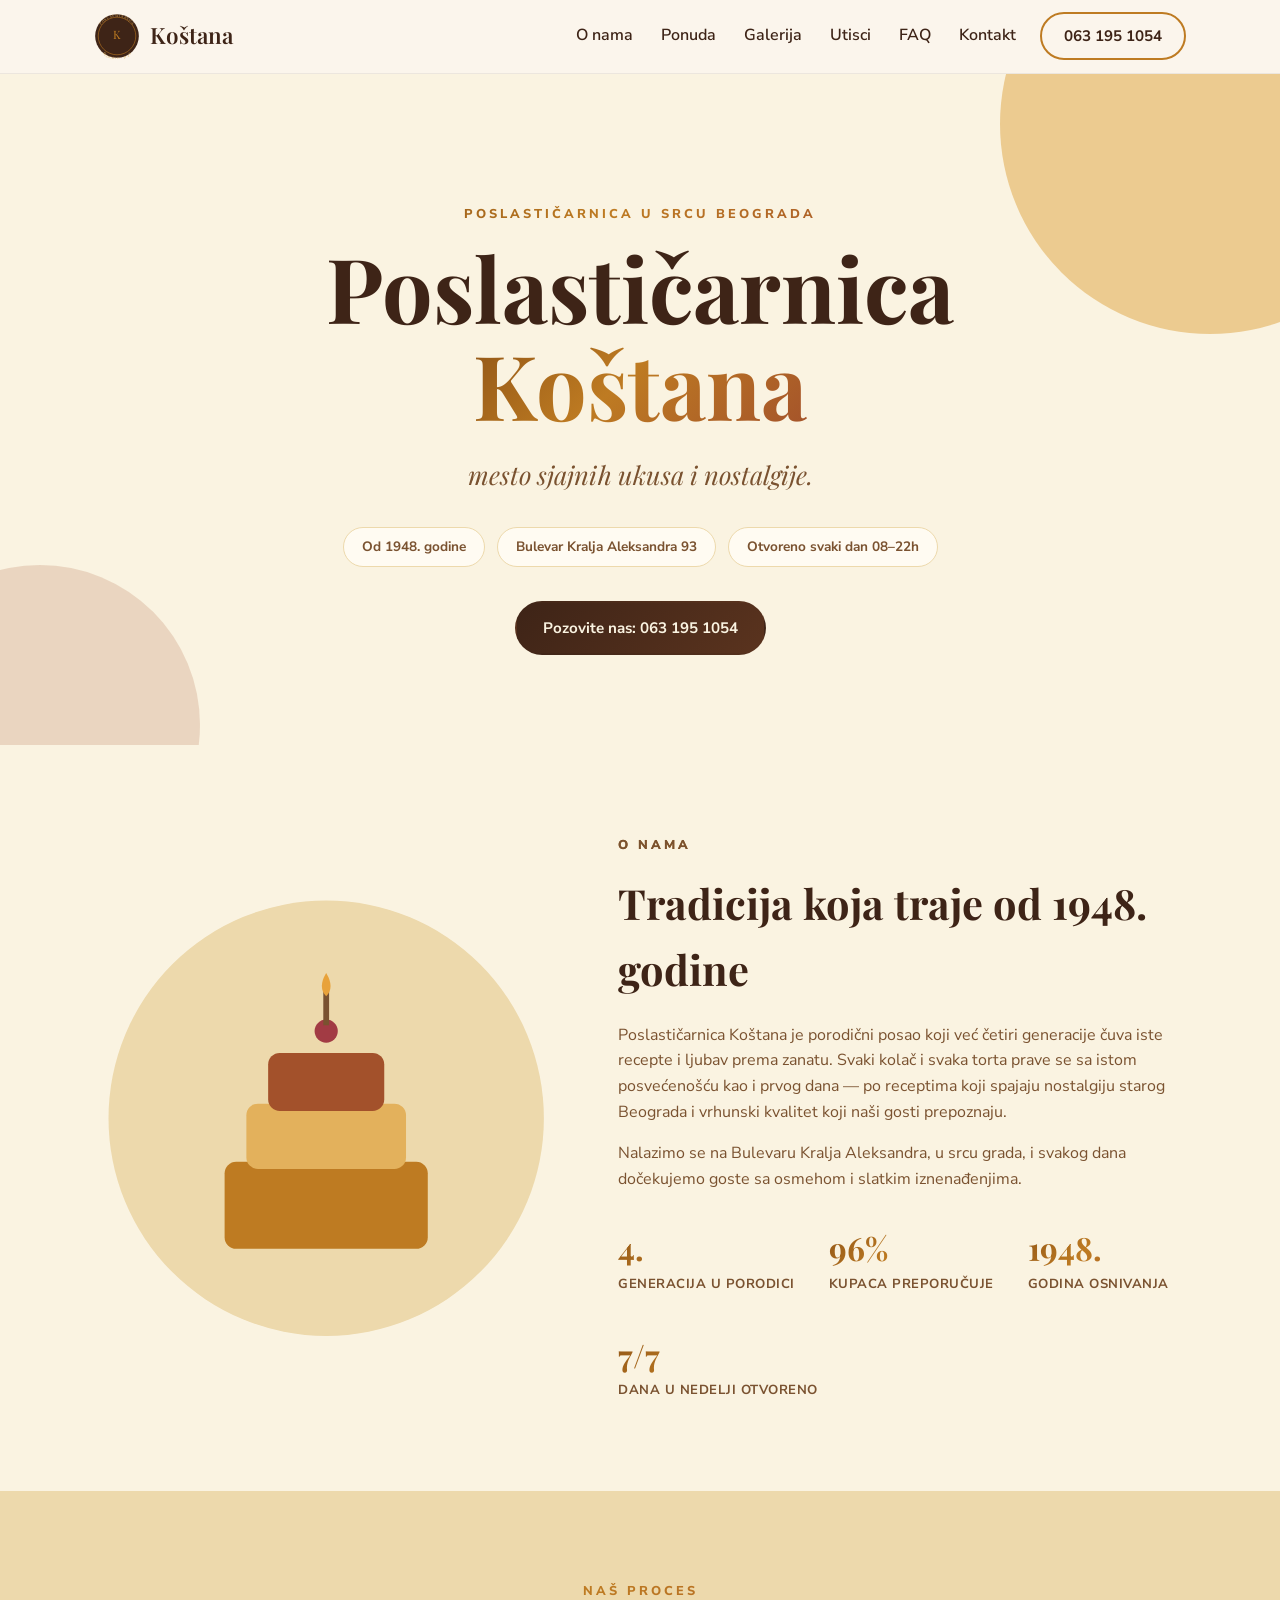
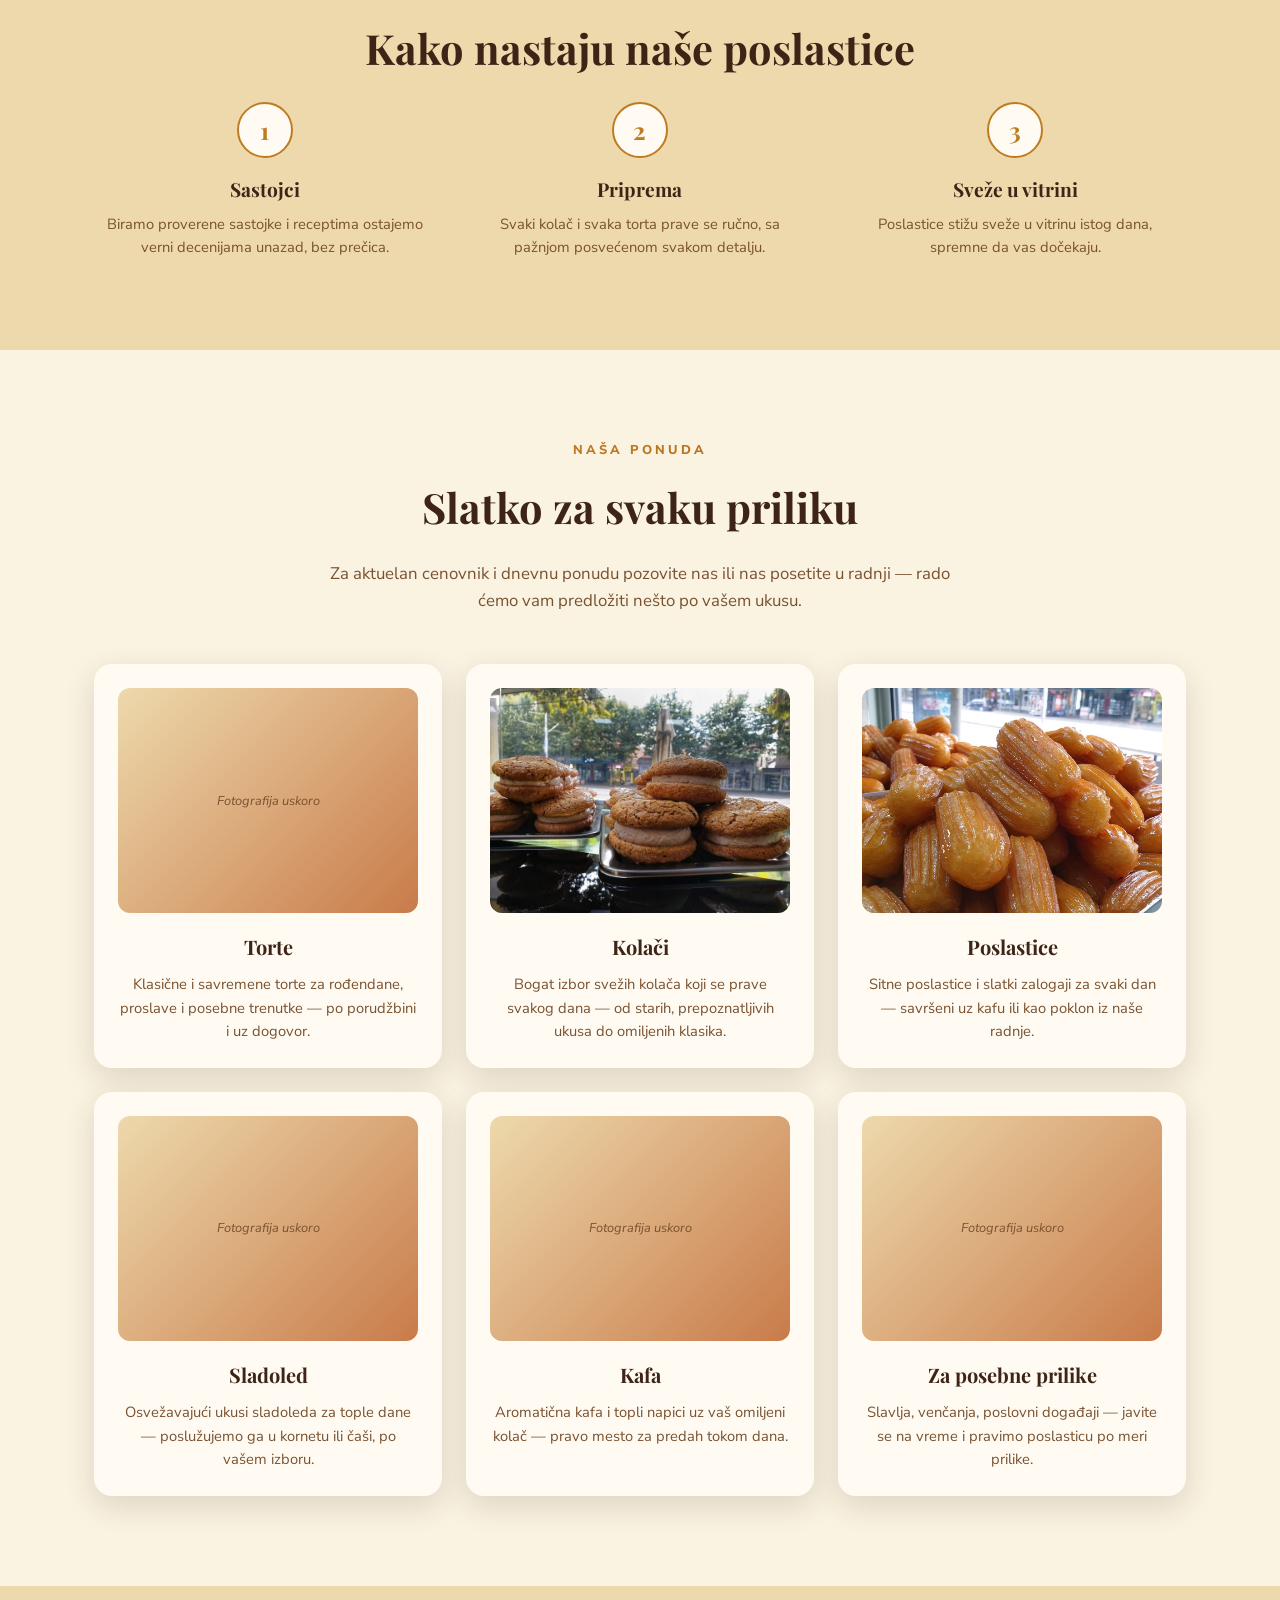
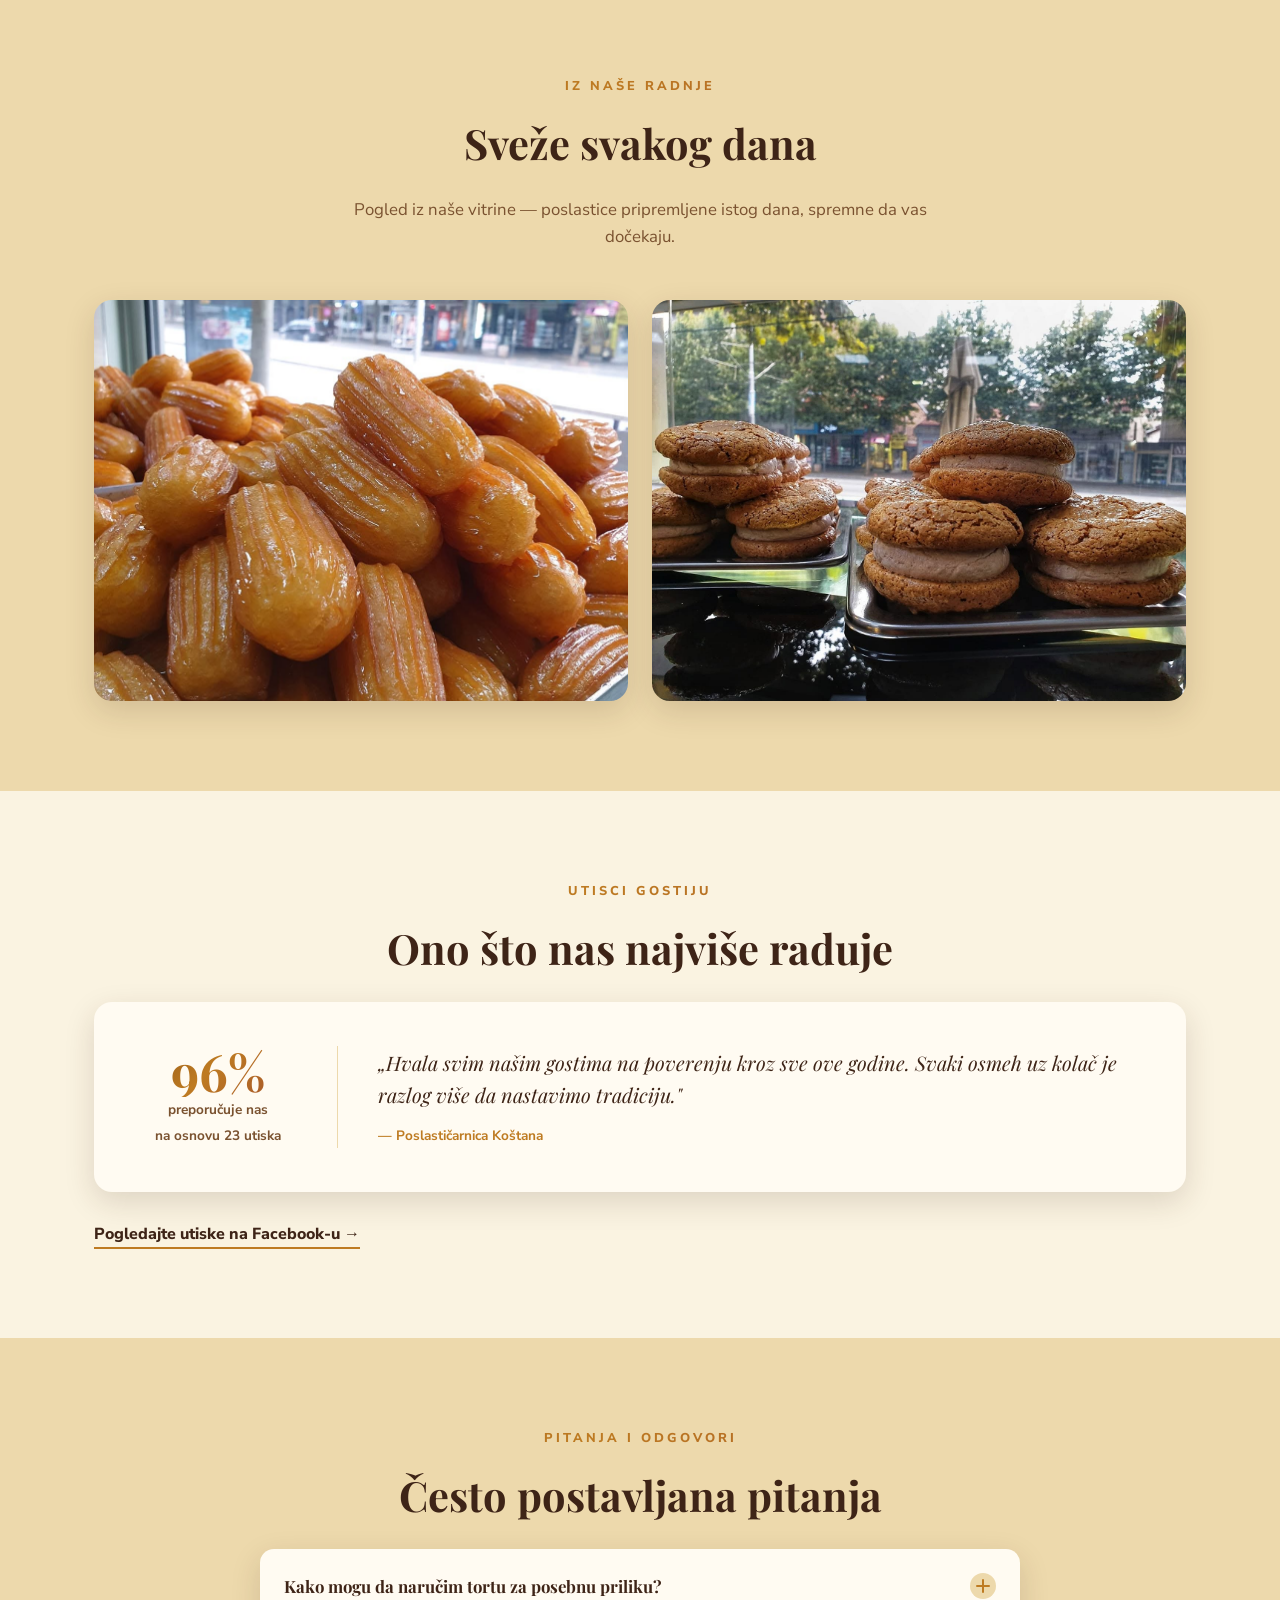
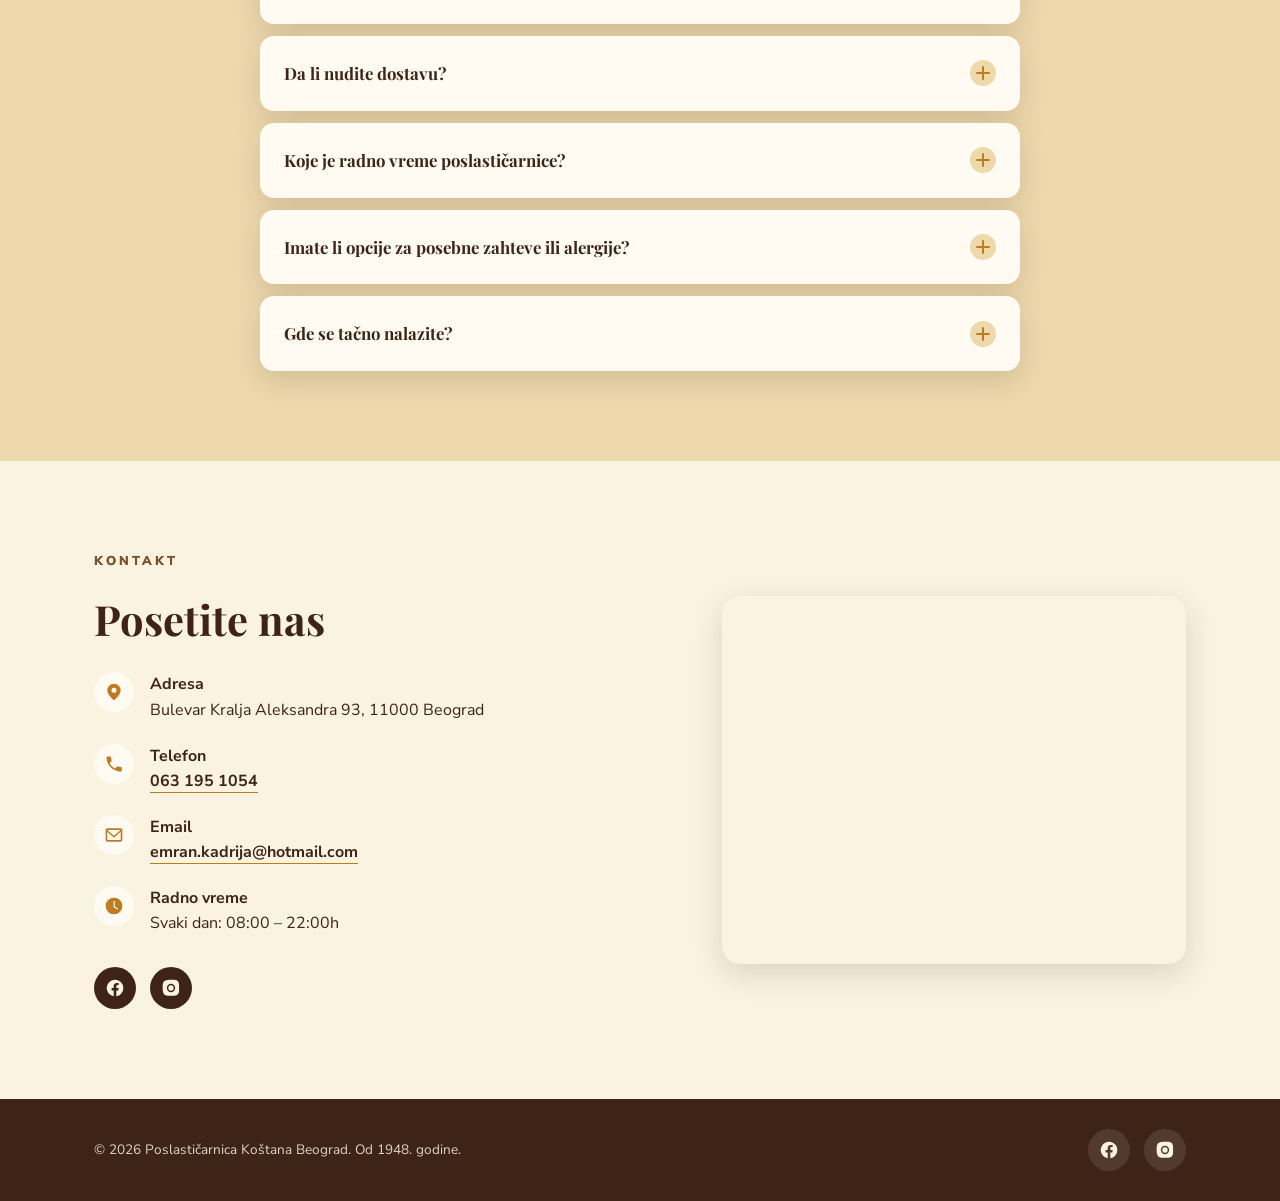
<file: oker-braon/index.html>
<!DOCTYPE html>
<html lang="sr">
<head>
<meta charset="UTF-8">
<meta name="viewport" content="width=device-width, initial-scale=1.0">
<title>Poslastičarnica Koštana Beograd | Od 1948. godine</title>
<meta name="description" content="Poslastičarnica Koštana Beograd — mesto sjajnih ukusa i nostalgije. Torte, kolači i poslastice od 1948. godine. Bulevar Kralja Aleksandra 93, Beograd.">
<link rel="icon" href="data:image/svg+xml,%3Csvg xmlns='http://www.w3.org/2000/svg' viewBox='0 0 100 100'%3E%3Ccircle cx='50' cy='50' r='48' fill='%233B2417'/%3E%3Ctext x='50' y='62' font-size='50' text-anchor='middle' fill='%23C6963E'%3E%F0%9F%8E%82%3C/text%3E%3C/svg%3E">
<link rel="preconnect" href="https://fonts.googleapis.com">
<link rel="preconnect" href="https://fonts.gstatic.com" crossorigin>
<link href="https://fonts.googleapis.com/css2?family=Playfair+Display:wght@500;600;700&family=Nunito+Sans:wght@400;600;700;800&display=swap" rel="stylesheet">
<link rel="stylesheet" href="css/style.css?v=2">
</head>
<body>

<a class="skip-link" href="#glavni-sadrzaj">Preskoči na sadržaj</a>

<header class="site-header" id="header">
  <div class="container header-inner">
    <a href="#pocetna" class="brand">
      <span class="brand-badge" aria-hidden="true">
        <svg viewBox="0 0 120 120" class="badge-svg">
          <defs>
            <path id="circleTop" d="M 10,60 A 50,50 0 0 1 110,60" />
            <path id="circleBottom" d="M 15,78 A 45,45 0 0 0 105,78" />
          </defs>
          <circle cx="60" cy="60" r="57" class="badge-ring-outer"/>
          <circle cx="60" cy="60" r="49" class="badge-ring-inner"/>
          <text class="badge-text">
            <textPath href="#circleTop" startOffset="50%" text-anchor="middle">POSLASTIČARNICA</textPath>
          </text>
          <text class="badge-text">
            <textPath href="#circleBottom" startOffset="50%" text-anchor="middle">BEOGRAD · 1948</textPath>
          </text>
          <text x="60" y="68" text-anchor="middle" class="badge-center">K</text>
        </svg>
      </span>
      <span class="brand-name">Koštana</span>
    </a>

    <nav class="main-nav" id="main-nav" aria-label="Glavna navigacija">
      <a href="#o-nama">O nama</a>
      <a href="#ponuda">Ponuda</a>
      <a href="#galerija">Galerija</a>
      <a href="#utisci">Utisci</a>
      <a href="#faq">FAQ</a>
      <a href="#kontakt">Kontakt</a>
    </nav>

    <a href="tel:+381631951054" class="btn btn-ghost header-cta">063 195 1054</a>

    <button class="nav-toggle" id="nav-toggle" aria-expanded="false" aria-controls="mobile-nav" aria-label="Otvori meni">
      <span></span><span></span><span></span>
    </button>
  </div>

  <div class="mobile-nav" id="mobile-nav">
    <a href="#o-nama">O nama</a>
    <a href="#ponuda">Ponuda</a>
    <a href="#galerija">Galerija</a>
    <a href="#utisci">Utisci</a>
    <a href="#faq">FAQ</a>
    <a href="#kontakt">Kontakt</a>
    <a href="tel:+381631951054" class="btn btn-primary">063 195 1054</a>
  </div>
</header>

<main id="glavni-sadrzaj">

  <!-- HERO -->
  <section class="hero" id="pocetna">
    <div class="hero-decor" aria-hidden="true">
      <svg viewBox="0 0 200 200" class="decor decor-1"><circle cx="100" cy="100" r="100"/></svg>
      <svg viewBox="0 0 200 200" class="decor decor-2"><circle cx="100" cy="100" r="100"/></svg>
    </div>
    <div class="container hero-inner">
      <p class="eyebrow reveal">Poslastičarnica u srcu Beograda</p>
      <h1 class="reveal">Poslastičarnica<br><span class="accent">Koštana</span></h1>
      <p class="hero-tagline reveal">mesto sjajnih ukusa i nostalgije.</p>
      <div class="hero-meta reveal">
        <a href="#o-nama" class="pill pill-link">Od 1948. godine</a>
        <a href="https://www.google.com/maps/search/?api=1&query=Bulevar+Kralja+Aleksandra+93%2C+Beograd" target="_blank" rel="noopener" class="pill pill-link">Bulevar Kralja Aleksandra 93</a>
        <a href="#kontakt" class="pill pill-link">Otvoreno svaki dan 08–22h</a>
      </div>
      <div class="hero-actions reveal">
        <a href="tel:+381631951054" class="btn btn-primary">Pozovite nas: 063 195 1054</a>
      </div>
    </div>
  </section>

  <!-- O NAMA -->
  <section class="section" id="o-nama">
    <div class="container split">
      <div class="split-visual reveal" aria-hidden="true">
        <svg viewBox="0 0 320 320" class="illustration">
          <circle cx="160" cy="160" r="150" class="ill-bg"/>
          <g class="ill-cake">
            <rect x="90" y="190" width="140" height="60" rx="8" class="ill-base"/>
            <rect x="105" y="150" width="110" height="45" rx="8" class="ill-mid"/>
            <rect x="120" y="115" width="80" height="40" rx="8" class="ill-top"/>
            <circle cx="160" cy="100" r="8" class="ill-cherry"/>
            <rect x="158" y="70" width="4" height="26" class="ill-candle"/>
            <path d="M160 60 q6 10 0 16 q-6 -6 0 -16 z" class="ill-flame"/>
          </g>
        </svg>
      </div>
      <div class="split-content">
        <p class="eyebrow reveal">O nama</p>
        <h2 class="reveal">Tradicija koja traje od 1948. godine</h2>
        <p class="reveal">Poslastičarnica Koštana je porodični posao koji već četiri generacije čuva iste recepte i ljubav prema zanatu. Svaki kolač i svaka torta prave se sa istom posvećenošću kao i prvog dana — po receptima koji spajaju nostalgiju starog Beograda i vrhunski kvalitet koji naši gosti prepoznaju.</p>
        <p class="reveal">Nalazimo se na Bulevaru Kralja Aleksandra, u srcu grada, i svakog dana dočekujemo goste sa osmehom i slatkim iznenađenjima.</p>
        <div class="stats reveal">
          <div class="stat">
            <span class="stat-num">4.</span>
            <span class="stat-label">generacija u porodici</span>
          </div>
          <div class="stat">
            <span class="stat-num">96%</span>
            <span class="stat-label">kupaca preporučuje</span>
          </div>
          <div class="stat">
            <span class="stat-num">1948.</span>
            <span class="stat-label">godina osnivanja</span>
          </div>
          <div class="stat">
            <span class="stat-num">7/7</span>
            <span class="stat-label">dana u nedelji otvoreno</span>
          </div>
        </div>
      </div>
    </div>
  </section>

  <!-- KAKO PRAVIMO -->
  <section class="section section-alt" id="proces">
    <div class="container">
      <p class="eyebrow reveal center">Naš proces</p>
      <h2 class="reveal center">Kako nastaju naše poslastice</h2>
      <div class="steps">
        <div class="step reveal">
          <span class="step-num">1</span>
          <h3>Sastojci</h3>
          <p>Biramo proverene sastojke i receptima ostajemo verni decenijama unazad, bez prečica.</p>
        </div>
        <div class="step reveal">
          <span class="step-num">2</span>
          <h3>Priprema</h3>
          <p>Svaki kolač i svaka torta prave se ručno, sa pažnjom posvećenom svakom detalju.</p>
        </div>
        <div class="step reveal">
          <span class="step-num">3</span>
          <h3>Sveže u vitrini</h3>
          <p>Poslastice stižu sveže u vitrinu istog dana, spremne da vas dočekaju.</p>
        </div>
      </div>
    </div>
  </section>

  <!-- PONUDA -->
  <section class="section" id="ponuda">
    <div class="container">
      <p class="eyebrow reveal center">Naša ponuda</p>
      <h2 class="reveal center">Slatko za svaku priliku</h2>
      <p class="section-lead reveal center">Za aktuelan cenovnik i dnevnu ponudu pozovite nas ili nas posetite u radnji — rado ćemo vam predložiti nešto po vašem ukusu.</p>

      <div class="cards">
        <article class="card reveal">
          <div class="card-photo placeholder" aria-hidden="true">Fotografija uskoro</div>
          <h3>Torte</h3>
          <p>Klasične i savremene torte za rođendane, proslave i posebne trenutke — po porudžbini i uz dogovor.</p>
        </article>
        <article class="card reveal">
          <div class="card-photo">
            <img src="assets/img/kolacici-01.jpg" alt="Kolačići sa kremom u Poslastičarnici Koštana" loading="lazy">
          </div>
          <h3>Kolači</h3>
          <p>Bogat izbor svežih kolača koji se prave svakog dana — od starih, prepoznatljivih ukusa do omiljenih klasika.</p>
        </article>
        <article class="card reveal">
          <div class="card-photo">
            <img src="assets/img/tulumbe-01.jpg" alt="Sveže tulumbe u vitrini Poslastičarnice Koštana" loading="lazy">
          </div>
          <h3>Poslastice</h3>
          <p>Sitne poslastice i slatki zalogaji za svaki dan — savršeni uz kafu ili kao poklon iz naše radnje.</p>
        </article>
        <article class="card reveal">
          <div class="card-photo placeholder" aria-hidden="true">Fotografija uskoro</div>
          <h3>Sladoled</h3>
          <p>Osvežavajući ukusi sladoleda za tople dane — poslužujemo ga u kornetu ili čaši, po vašem izboru.</p>
        </article>
        <article class="card reveal">
          <div class="card-photo placeholder" aria-hidden="true">Fotografija uskoro</div>
          <h3>Kafa</h3>
          <p>Aromatična kafa i topli napici uz vaš omiljeni kolač — pravo mesto za predah tokom dana.</p>
        </article>
        <article class="card reveal">
          <div class="card-photo placeholder" aria-hidden="true">Fotografija uskoro</div>
          <h3>Za posebne prilike</h3>
          <p>Slavlja, venčanja, poslovni događaji — javite se na vreme i pravimo poslasticu po meri prilike.</p>
        </article>
      </div>
    </div>
  </section>

  <!-- GALERIJA -->
  <section class="section section-alt" id="galerija">
    <div class="container">
      <p class="eyebrow reveal center">Iz naše radnje</p>
      <h2 class="reveal center">Sveže svakog dana</h2>
      <p class="section-lead reveal center">Pogled iz naše vitrine — poslastice pripremljene istog dana, spremne da vas dočekaju.</p>

      <div class="gallery-grid">
        <figure class="gallery-item reveal">
          <img src="assets/img/tulumbe-01.jpg" alt="Sveže tulumbe u vitrini Poslastičarnice Koštana" loading="lazy" width="1072" height="1440">
        </figure>
        <figure class="gallery-item reveal">
          <img src="assets/img/kolacici-01.jpg" alt="Kolačići sa kremom u Poslastičarnici Koštana" loading="lazy" width="1440" height="1080">
        </figure>
      </div>
    </div>
  </section>

  <!-- UTISCI -->
  <section class="section" id="utisci">
    <div class="container">
      <p class="eyebrow reveal center">Utisci gostiju</p>
      <h2 class="reveal center">Ono što nas najviše raduje</h2>
      <div class="review-highlight reveal">
        <div class="review-score">
          <span class="score-num">96%</span>
          <span class="score-label">preporučuje nas<br>na osnovu 23 utiska</span>
        </div>
        <blockquote>
          „Hvala svim našim gostima na poverenju kroz sve ove godine. Svaki osmeh uz kolač je razlog više da nastavimo tradiciju."
          <cite>— Poslastičarnica Koštana</cite>
        </blockquote>
      </div>
      <div class="socials-cta reveal center">
        <a href="https://www.facebook.com/kostanavrlux" target="_blank" rel="noopener">Pogledajte utiske na Facebook-u →</a>
      </div>
    </div>
  </section>

  <!-- FAQ -->
  <section class="section section-alt" id="faq">
    <div class="container">
      <p class="eyebrow reveal center">Pitanja i odgovori</p>
      <h2 class="reveal center">Često postavljana pitanja</h2>

      <div class="faq-list reveal">
        <details class="faq-item">
          <summary>Kako mogu da naručim tortu za posebnu priliku?<span class="faq-icon" aria-hidden="true"></span></summary>
          <p>Pozovite nas na 063 195 1054 ili nas posetite u radnji na Bulevaru Kralja Aleksandra 93 — rado ćemo dogovoriti ukus, veličinu i rok izrade.</p>
        </details>
        <details class="faq-item">
          <summary>Da li nudite dostavu?<span class="faq-icon" aria-hidden="true"></span></summary>
          <p>Trenutno radimo preuzimanje u radnji. Za veće porudžbine i posebne prilike, javite nam se unapred telefonom kako bismo sve dogovorili.</p>
        </details>
        <details class="faq-item">
          <summary>Koje je radno vreme poslastičarnice?<span class="faq-icon" aria-hidden="true"></span></summary>
          <p>Otvoreni smo svaki dan od 08:00 do 22:00h.</p>
        </details>
        <details class="faq-item">
          <summary>Imate li opcije za posebne zahteve ili alergije?<span class="faq-icon" aria-hidden="true"></span></summary>
          <p>Javite nam se telefonom ili mejlom pre porudžbine kako bismo zajedno pronašli najbolje rešenje za vaše potrebe.</p>
        </details>
        <details class="faq-item">
          <summary>Gde se tačno nalazite?<span class="faq-icon" aria-hidden="true"></span></summary>
          <p>Nalazimo se na Bulevaru Kralja Aleksandra 93, u srcu Beograda — tačna lokacija i mapa dostupni su u sekciji Kontakt.</p>
        </details>
      </div>
    </div>
  </section>

  <!-- KONTAKT -->
  <section class="section" id="kontakt">
    <div class="container split split-reverse">
      <div class="split-content">
        <p class="eyebrow reveal">Kontakt</p>
        <h2 class="reveal">Posetite nas</h2>
        <ul class="contact-list reveal">
          <li>
            <span class="ci" aria-hidden="true"><svg viewBox="0 0 24 24"><path d="M12 2C7.6 2 4 5.6 4 10c0 6 8 12 8 12s8-6 8-12c0-4.4-3.6-8-8-8zm0 11a3 3 0 1 1 0-6 3 3 0 0 1 0 6z"/></svg></span>
            <div><strong>Adresa</strong><br>Bulevar Kralja Aleksandra 93, 11000 Beograd</div>
          </li>
          <li>
            <span class="ci" aria-hidden="true"><svg viewBox="0 0 24 24"><path d="M6.6 10.8c1.4 2.8 3.8 5.2 6.6 6.6l2.2-2.2c.3-.3.7-.4 1.1-.2 1.2.4 2.5.6 3.8.6.6 0 1 .4 1 1V20c0 .6-.4 1-1 1C10.6 21 3 13.4 3 4c0-.6.4-1 1-1h3.5c.6 0 1 .4 1 1 0 1.3.2 2.6.6 3.8.1.4 0 .8-.2 1.1L6.6 10.8z"/></svg></span>
            <div><strong>Telefon</strong><br><a href="tel:+381631951054">063 195 1054</a></div>
          </li>
          <li>
            <span class="ci" aria-hidden="true"><svg viewBox="0 0 24 24"><path d="M4 4h16a2 2 0 0 1 2 2v12a2 2 0 0 1-2 2H4a2 2 0 0 1-2-2V6a2 2 0 0 1 2-2zm0 2v.01L12 13l8-6.99V6H4zm0 2.24V18h16V8.24l-8 6.99-8-6.99z"/></svg></span>
            <div><strong>Email</strong><br><a href="mailto:emran.kadrija@hotmail.com">emran.kadrija@hotmail.com</a></div>
          </li>
          <li>
            <span class="ci" aria-hidden="true"><svg viewBox="0 0 24 24"><path d="M12 2a10 10 0 1 0 0 20 10 10 0 0 0 0-20zm1 10.6 4 2.3-.8 1.4-4.7-2.7V6h1.5v6.6z"/></svg></span>
            <div><strong>Radno vreme</strong><br>Svaki dan: 08:00 – 22:00h</div>
          </li>
        </ul>
        <div class="social-links reveal">
          <a href="https://www.facebook.com/kostanavrlux" target="_blank" rel="noopener" aria-label="Facebook">
            <svg viewBox="0 0 24 24"><path d="M22 12a10 10 0 1 0-11.6 9.9v-7H7.9V12h2.5V9.8c0-2.5 1.5-3.9 3.8-3.9 1.1 0 2.2.2 2.2.2v2.4h-1.2c-1.2 0-1.6.8-1.6 1.6V12h2.8l-.4 2.9h-2.4v7A10 10 0 0 0 22 12z"/></svg>
          </a>
          <a href="https://www.instagram.com/poslasticarnicakostana/" target="_blank" rel="noopener" aria-label="Instagram">
            <svg viewBox="0 0 24 24"><path d="M12 2c2.7 0 3.1 0 4.1.1 1 .1 1.7.2 2.3.5.6.2 1.1.6 1.6 1.1.5.5.8.9 1.1 1.6.2.6.4 1.3.5 2.3.1 1 .1 1.4.1 4.1s0 3.1-.1 4.1c-.1 1-.2 1.7-.5 2.3-.2.6-.6 1.1-1.1 1.6-.5.5-.9.8-1.6 1.1-.6.2-1.3.4-2.3.5-1 .1-1.4.1-4.1.1s-3.1 0-4.1-.1c-1-.1-1.7-.2-2.3-.5-.6-.2-1.1-.6-1.6-1.1-.5-.5-.8-.9-1.1-1.6-.2-.6-.4-1.3-.5-2.3C2 15.1 2 14.7 2 12s0-3.1.1-4.1c.1-1 .2-1.7.5-2.3.2-.6.6-1.1 1.1-1.6.5-.5.9-.8 1.6-1.1.6-.2 1.3-.4 2.3-.5C8.9 2 9.3 2 12 2zm0 5a5 5 0 1 0 0 10 5 5 0 0 0 0-10zm0 8.2a3.2 3.2 0 1 1 0-6.4 3.2 3.2 0 0 1 0 6.4zm5.2-8.4a1.2 1.2 0 1 1 0-2.4 1.2 1.2 0 0 1 0 2.4z"/></svg>
          </a>
        </div>
      </div>
      <div class="split-visual reveal map-wrap">
        <iframe
          title="Lokacija — Poslastičarnica Koštana"
          src="https://www.google.com/maps?q=Bulevar+Kralja+Aleksandra+93,+Beograd&output=embed"
          loading="lazy"
          referrerpolicy="no-referrer-when-downgrade">
        </iframe>
      </div>
    </div>
  </section>

</main>

<footer class="site-footer">
  <div class="container footer-inner">
    <p>&copy; <span id="godina"></span> Poslastičarnica Koštana Beograd. Od 1948. godine.</p>
    <div class="social-links">
      <a href="https://www.facebook.com/kostanavrlux" target="_blank" rel="noopener" aria-label="Facebook">
        <svg viewBox="0 0 24 24"><path d="M22 12a10 10 0 1 0-11.6 9.9v-7H7.9V12h2.5V9.8c0-2.5 1.5-3.9 3.8-3.9 1.1 0 2.2.2 2.2.2v2.4h-1.2c-1.2 0-1.6.8-1.6 1.6V12h2.8l-.4 2.9h-2.4v7A10 10 0 0 0 22 12z"/></svg>
      </a>
      <a href="https://www.instagram.com/poslasticarnicakostana/" target="_blank" rel="noopener" aria-label="Instagram">
        <svg viewBox="0 0 24 24"><path d="M12 2c2.7 0 3.1 0 4.1.1 1 .1 1.7.2 2.3.5.6.2 1.1.6 1.6 1.1.5.5.8.9 1.1 1.6.2.6.4 1.3.5 2.3.1 1 .1 1.4.1 4.1s0 3.1-.1 4.1c-.1 1-.2 1.7-.5 2.3-.2.6-.6 1.1-1.1 1.6-.5.5-.9.8-1.6 1.1-.6.2-1.3.4-2.3.5-1 .1-1.4.1-4.1.1s-3.1 0-4.1-.1c-1-.1-1.7-.2-2.3-.5-.6-.2-1.1-.6-1.6-1.1-.5-.5-.8-.9-1.1-1.6-.2-.6-.4-1.3-.5-2.3C2 15.1 2 14.7 2 12s0-3.1.1-4.1c.1-1 .2-1.7.5-2.3.2-.6.6-1.1 1.1-1.6.5-.5.9-.8 1.6-1.1.6-.2 1.3-.4 2.3-.5C8.9 2 9.3 2 12 2zm0 5a5 5 0 1 0 0 10 5 5 0 0 0 0-10zm0 8.2a3.2 3.2 0 1 1 0-6.4 3.2 3.2 0 0 1 0 6.4zm5.2-8.4a1.2 1.2 0 1 1 0-2.4 1.2 1.2 0 0 1 0 2.4z"/></svg>
      </a>
    </div>
  </div>
</footer>

<script src="js/main.js?v=2"></script>
</body>
</html>
</file>
<file: oker-braon/css/style.css>
:root {
  --cream: #FAF3E1;
  --cream-dark: #EDD9AC;
  --brown: #3E2417;
  --brown-light: #7A5230;
  --gold: #BE7B22;
  --gold-deep: #8F5416;
  --gold-light: #E3B15C;
  --pink: #A3512B;
  --pink-light: #C97B4A;
  --mint: #EDD9AC;
  --white: #FFFBF2;
  --gradient-accent: linear-gradient(135deg, var(--gold-deep) 0%, var(--gold) 45%, var(--pink) 100%);
  --shadow: 0 10px 30px rgba(62, 36, 23, 0.15);
  --radius: 18px;
  --font-head: 'Playfair Display', Georgia, serif;
  --font-body: 'Nunito Sans', -apple-system, BlinkMacSystemFont, sans-serif;
}

* { box-sizing: border-box; }

html { scroll-behavior: smooth; }

body {
  margin: 0;
  font-family: var(--font-body);
  color: var(--brown);
  background: var(--cream);
  line-height: 1.6;
  -webkit-font-smoothing: antialiased;
}

img, svg { max-width: 100%; display: block; }

a { color: inherit; text-decoration: none; }

.container {
  max-width: 1140px;
  margin: 0 auto;
  padding: 0 24px;
}

.skip-link {
  position: absolute;
  left: -999px;
  top: 0;
  background: var(--brown);
  color: var(--white);
  padding: 10px 18px;
  z-index: 200;
}
.skip-link:focus { left: 12px; top: 12px; }

/* ---------- Header ---------- */
.site-header {
  position: sticky;
  top: 0;
  z-index: 100;
  background: rgba(251, 246, 238, 0.9);
  backdrop-filter: blur(8px);
  border-bottom: 1px solid rgba(0, 0, 0, 0.06);
}

.header-inner {
  display: flex;
  align-items: center;
  gap: 24px;
  padding: 12px 24px;
}

.brand {
  display: flex;
  align-items: center;
  gap: 10px;
  margin-right: auto;
}

.brand-badge { width: 46px; height: 46px; }
.badge-svg { width: 100%; height: 100%; }
.badge-ring-outer { fill: var(--brown); }
.badge-ring-inner { fill: none; stroke: var(--gold); stroke-width: 1.5; }
.badge-text {
  font-family: var(--font-head);
  font-size: 9px;
  letter-spacing: 1.5px;
  fill: var(--gold-light);
}
.badge-center {
  font-family: var(--font-head);
  font-size: 30px;
  fill: var(--gold);
}

.brand-name {
  font-family: var(--font-head);
  font-size: 1.4rem;
  font-weight: 600;
  color: var(--brown);
}

.main-nav {
  display: flex;
  gap: 28px;
  font-weight: 600;
}

.main-nav a { position: relative; padding: 6px 0; }
.main-nav a::after {
  content: '';
  position: absolute;
  left: 0; bottom: 0;
  width: 0; height: 2px;
  background: var(--gold);
  transition: width .25s ease;
}
.main-nav a:hover::after { width: 100%; }

.header-cta { display: inline-flex; }

.nav-toggle {
  display: none;
  flex-direction: column;
  justify-content: center;
  gap: 5px;
  width: 40px;
  height: 40px;
  background: none;
  border: none;
  cursor: pointer;
}
.nav-toggle span {
  display: block;
  width: 100%;
  height: 2px;
  background: var(--brown);
  transition: transform .25s ease, opacity .25s ease;
}
.nav-toggle[aria-expanded="true"] span:nth-child(1) { transform: translateY(7px) rotate(45deg); }
.nav-toggle[aria-expanded="true"] span:nth-child(2) { opacity: 0; }
.nav-toggle[aria-expanded="true"] span:nth-child(3) { transform: translateY(-7px) rotate(-45deg); }

.mobile-nav {
  display: flex;
  flex-direction: column;
  gap: 4px;
  max-height: 0;
  overflow: hidden;
  padding: 0 24px;
  border-top: 1px solid transparent;
  box-shadow: none;
  transition: max-height .4s ease, box-shadow .4s ease, padding .4s ease, border-color .4s ease;
}
.mobile-nav.open {
  max-height: 420px;
  padding: 8px 24px 20px;
  border-top-color: rgba(59, 36, 23, 0.08);
  box-shadow: 0 14px 28px rgba(59, 36, 23, 0.14);
}
.mobile-nav a {
  padding: 10px 0;
  font-weight: 600;
  opacity: 0;
  transform: translateY(-8px);
  transition: opacity .35s ease, transform .35s ease;
}
.mobile-nav.open a { opacity: 1; transform: translateY(0); }
.mobile-nav.open a:nth-child(1) { transition-delay: .05s; }
.mobile-nav.open a:nth-child(2) { transition-delay: .1s; }
.mobile-nav.open a:nth-child(3) { transition-delay: .15s; }
.mobile-nav.open a:nth-child(4) { transition-delay: .2s; }
.mobile-nav.open a:nth-child(5) { transition-delay: .25s; }
.mobile-nav.open a:nth-child(6) { transition-delay: .3s; }
.mobile-nav .btn { margin-top: 8px; align-self: flex-start; }

/* ---------- Buttons ---------- */
.btn {
  display: inline-block;
  padding: 13px 26px;
  border-radius: 999px;
  font-weight: 700;
  font-size: 0.95rem;
  transition: transform .2s ease, box-shadow .2s ease, background .2s ease;
  border: 2px solid transparent;
}
.btn-primary {
  background: linear-gradient(135deg, var(--brown) 0%, #5A331E 100%);
  color: var(--cream);
}
.btn-primary:hover { transform: translateY(-2px); box-shadow: var(--shadow); }
.btn-outline {
  border-color: var(--brown);
  color: var(--brown);
}
.btn-outline:hover { background: var(--brown); color: var(--cream); }
.btn-ghost {
  border-color: var(--gold);
  color: var(--brown);
  padding: 10px 22px;
}
.btn-ghost:hover { background: var(--gold); color: var(--white); }

/* ---------- Hero ---------- */
.hero {
  position: relative;
  overflow: hidden;
  min-height: 66.67vh;
  display: flex;
  align-items: center;
  padding: 130px 0 90px;
  text-align: center;
}

.hero-decor { position: absolute; inset: 0; z-index: 0; }
.decor { position: absolute; opacity: .6; }
.decor path, .decor circle { fill: var(--gold-light); }
.decor-1 { width: 420px; top: -160px; right: -140px; }
.decor-2 { width: 320px; bottom: -140px; left: -120px; }
.decor-2 circle { fill: var(--pink); opacity: .3; }

.hero-inner { position: relative; z-index: 1; }

.eyebrow {
  text-transform: uppercase;
  letter-spacing: 3px;
  font-size: 0.8rem;
  font-weight: 800;
  background: var(--gradient-accent);
  -webkit-background-clip: text;
  background-clip: text;
  color: transparent;
  margin: 0 0 14px;
}
.eyebrow.center { text-align: center; }

.hero h1 {
  font-family: var(--font-head);
  font-size: clamp(3rem, 7.5vw, 5.6rem);
  line-height: 1.08;
  margin: 0 0 22px;
}
.hero h1 .accent {
  background: var(--gradient-accent);
  -webkit-background-clip: text;
  background-clip: text;
  color: transparent;
}

.hero-tagline {
  font-family: var(--font-head);
  font-style: italic;
  font-size: 1.6rem;
  color: var(--brown-light);
  margin: 0 auto 32px;
  max-width: 560px;
}

.hero-meta {
  display: flex;
  flex-wrap: wrap;
  gap: 12px;
  justify-content: center;
  margin-bottom: 34px;
}
.pill {
  background: var(--white);
  border: 1px solid var(--cream-dark);
  padding: 8px 18px;
  border-radius: 999px;
  font-size: 0.85rem;
  font-weight: 700;
  color: var(--brown-light);
}
.pill-link {
  cursor: pointer;
  transition: background .2s ease, border-color .2s ease, color .2s ease, transform .2s ease;
}
.pill-link:hover {
  background: var(--gold);
  border-color: var(--gold);
  color: var(--white);
  transform: translateY(-1px);
}

.hero-actions {
  display: flex;
  gap: 16px;
  justify-content: center;
  flex-wrap: wrap;
}

/* ---------- Sections ---------- */
.section { padding: 90px 0; }
.section-alt { background: var(--cream-dark); }

.section h2 {
  font-family: var(--font-head);
  font-size: clamp(1.9rem, 4vw, 2.6rem);
  margin: 0 0 20px;
}
.section h2.center, h2.center { text-align: center; }

.section-lead {
  max-width: 620px;
  margin: 0 auto 50px;
  text-align: center;
  color: var(--brown-light);
  font-size: 1.05rem;
}

.split {
  display: grid;
  grid-template-columns: 0.9fr 1.1fr;
  gap: 60px;
  align-items: center;
}
.split-reverse { grid-template-columns: 1.1fr 0.9fr; }
.split-reverse .split-visual { order: 2; }
.split-reverse .split-content { order: 1; }

.illustration { width: 100%; }
.ill-bg { fill: var(--cream-dark); }
.ill-base { fill: var(--gold); }
.ill-mid { fill: var(--gold-light); }
.ill-top { fill: var(--pink); }
.ill-cherry { fill: #A23B44; }
.ill-candle { fill: var(--brown-light); }
.ill-flame { fill: #E8A23A; }

.split-content p { color: var(--brown-light); }

.stats {
  display: flex;
  gap: 34px;
  margin-top: 30px;
  flex-wrap: wrap;
}
.stat { display: flex; flex-direction: column; }
.stat-num {
  font-family: var(--font-head);
  font-size: 2rem;
  font-weight: 700;
  background: var(--gradient-accent);
  -webkit-background-clip: text;
  background-clip: text;
  color: transparent;
}
.stat-label {
  font-size: 0.82rem;
  color: var(--brown-light);
  font-weight: 700;
  text-transform: uppercase;
  letter-spacing: .5px;
}

/* ---------- Cards ---------- */
.cards {
  display: grid;
  grid-template-columns: repeat(12, 1fr);
  gap: 24px;
}
.card {
  grid-column: span 4;
  background: var(--white);
  border-radius: var(--radius);
  padding: 24px;
  text-align: center;
  box-shadow: var(--shadow);
  transition: transform .3s ease, box-shadow .3s ease, background-color .3s ease;
}
.card:hover {
  transform: scale(1.03);
  box-shadow: 0 16px 34px rgba(0, 0, 0, 0.16);
  background-color: var(--cream-dark);
}
.card-photo {
  width: 100%;
  aspect-ratio: 4 / 3;
  border-radius: calc(var(--radius) - 6px);
  overflow: hidden;
  margin-bottom: 18px;
  background: linear-gradient(135deg, var(--cream-dark), var(--pink-light));
}
.card-photo img {
  width: 100%;
  height: 100%;
  object-fit: cover;
  transition: transform .3s ease;
}
.card:hover .card-photo img { transform: scale(1.05); }
.card-photo.placeholder {
  display: flex;
  align-items: center;
  justify-content: center;
  color: var(--brown-light);
  font-size: 0.8rem;
  font-style: italic;
  text-align: center;
  padding: 12px;
}
.card-icon {
  display: inline-flex;
  align-items: center;
  justify-content: center;
  width: 64px;
  height: 64px;
  border-radius: 50%;
  background: linear-gradient(135deg, var(--cream-dark) 0%, var(--gold-light) 140%);
  margin-bottom: 18px;
}
.card-icon svg { width: 32px; height: 32px; fill: var(--gold-deep); }
.card h3 {
  font-family: var(--font-head);
  margin: 0 0 10px;
  font-size: 1.25rem;
}
.card p {
  color: var(--brown-light);
  font-size: 0.92rem;
  margin: 0;
}

/* ---------- Kako pravimo (Steps) ---------- */
.steps {
  display: grid;
  grid-template-columns: repeat(3, 1fr);
  gap: 34px;
  margin-top: 20px;
}
.step { text-align: center; padding: 0 12px; }
.step-num {
  display: inline-flex;
  align-items: center;
  justify-content: center;
  width: 56px;
  height: 56px;
  border-radius: 50%;
  background: var(--white);
  border: 2px solid var(--gold);
  color: var(--gold);
  font-family: var(--font-head);
  font-size: 1.5rem;
  font-weight: 700;
  margin-bottom: 16px;
}
.step h3 {
  font-family: var(--font-head);
  margin: 0 0 8px;
  font-size: 1.2rem;
}
.step p {
  color: var(--brown-light);
  font-size: 0.92rem;
  margin: 0;
}

/* ---------- FAQ ---------- */
.faq-list {
  max-width: 760px;
  margin: 10px auto 0;
  display: flex;
  flex-direction: column;
  gap: 12px;
}
.faq-item {
  background: var(--white);
  border-radius: 14px;
  padding: 6px 24px;
  box-shadow: var(--shadow);
}
.faq-item summary {
  list-style: none;
  cursor: pointer;
  padding: 18px 0;
  display: flex;
  align-items: center;
  justify-content: space-between;
  gap: 16px;
  font-weight: 700;
  font-family: var(--font-head);
  font-size: 1.05rem;
}
.faq-item summary::-webkit-details-marker { display: none; }
.faq-icon {
  flex: 0 0 26px;
  width: 26px;
  height: 26px;
  border-radius: 50%;
  background: var(--cream-dark);
  position: relative;
}
.faq-icon::before, .faq-icon::after {
  content: '';
  position: absolute;
  background: var(--gold);
  border-radius: 2px;
  transition: transform .25s ease;
}
.faq-icon::before { top: 50%; left: 6px; right: 6px; height: 2px; transform: translateY(-50%); }
.faq-icon::after { left: 50%; top: 6px; bottom: 6px; width: 2px; transform: translateX(-50%); }
.faq-item[open] .faq-icon::after { transform: translateX(-50%) rotate(90deg); opacity: 0; }
.faq-item p {
  margin: 0 0 20px;
  color: var(--brown-light);
  font-size: 0.95rem;
}

/* ---------- Galerija ---------- */
.gallery-grid {
  display: grid;
  grid-template-columns: repeat(auto-fit, minmax(280px, 1fr));
  gap: 24px;
}
.gallery-item {
  margin: 0;
  border-radius: var(--radius);
  overflow: hidden;
  box-shadow: var(--shadow);
  aspect-ratio: 4 / 3;
}
.gallery-item img {
  width: 100%;
  height: 100%;
  object-fit: cover;
  transition: transform .4s ease;
}
.gallery-item:hover img { transform: scale(1.06); }

/* ---------- Utisci ---------- */
.review-highlight {
  display: flex;
  gap: 40px;
  align-items: center;
  background: var(--white);
  border-radius: var(--radius);
  box-shadow: var(--shadow);
  padding: 44px;
  margin-top: 10px;
}
.review-score {
  flex: 0 0 200px;
  text-align: center;
  border-right: 1px solid var(--cream-dark);
  padding-right: 40px;
}
.score-num {
  display: block;
  font-family: var(--font-head);
  font-size: 3.2rem;
  font-weight: 700;
  line-height: 1;
  background: var(--gradient-accent);
  -webkit-background-clip: text;
  background-clip: text;
  color: transparent;
}
.score-label {
  font-size: 0.85rem;
  color: var(--brown-light);
  font-weight: 700;
}
blockquote {
  margin: 0;
  font-family: var(--font-head);
  font-style: italic;
  font-size: 1.25rem;
  color: var(--brown);
}
blockquote cite {
  display: block;
  margin-top: 14px;
  font-family: var(--font-body);
  font-style: normal;
  font-size: 0.85rem;
  font-weight: 700;
  color: var(--gold);
}

.socials-cta { margin-top: 30px; }
.socials-cta a {
  font-weight: 800;
  color: var(--brown);
  border-bottom: 2px solid var(--gold);
  padding-bottom: 2px;
}

/* ---------- Kontakt ---------- */
.contact-list {
  list-style: none;
  margin: 0 0 30px;
  padding: 0;
  display: flex;
  flex-direction: column;
  gap: 20px;
}
.contact-list li { display: flex; gap: 16px; align-items: flex-start; }
.ci {
  flex: 0 0 40px;
  width: 40px;
  height: 40px;
  border-radius: 50%;
  background: var(--white);
  display: flex;
  align-items: center;
  justify-content: center;
}
.ci svg { width: 20px; height: 20px; fill: var(--gold); }
.contact-list a { font-weight: 700; color: var(--brown); border-bottom: 1px solid var(--gold); }

.social-links { display: flex; gap: 14px; }
.social-links a {
  width: 42px;
  height: 42px;
  border-radius: 50%;
  background: var(--brown);
  display: flex;
  align-items: center;
  justify-content: center;
  transition: background .2s ease, transform .2s ease;
}
.social-links a:hover { background: var(--gold); transform: translateY(-2px); }
.social-links svg { width: 20px; height: 20px; fill: var(--cream); }

.map-wrap {
  border-radius: var(--radius);
  overflow: hidden;
  box-shadow: var(--shadow);
  min-height: 360px;
}
.map-wrap iframe {
  width: 100%;
  height: 100%;
  min-height: 360px;
  border: 0;
}

/* ---------- Footer ---------- */
.site-footer {
  background: var(--brown);
  color: var(--cream);
  padding: 30px 0;
}
.footer-inner {
  display: flex;
  justify-content: space-between;
  align-items: center;
  flex-wrap: wrap;
  gap: 16px;
}
.footer-inner p { margin: 0; font-size: 0.85rem; opacity: 0.85; }
.footer-inner .social-links a { background: rgba(255, 255, 255, 0.1); }
.footer-inner .social-links a:hover { background: var(--gold); }

/* ---------- Reveal animation ---------- */
.reveal {
  opacity: 0;
  transform: translateY(18px);
  transition: opacity .6s ease, transform .6s ease;
}
.reveal.in-view { opacity: 1; transform: translateY(0); }

/* ---------- Responsive ---------- */
@media (max-width: 1000px) {
  .header-cta { display: none; }
  .main-nav { gap: 14px; }
  .main-nav a { font-size: 0.85rem; }
}

@media (max-width: 700px) {
  .main-nav { gap: 8px; }
  .main-nav a { font-size: 0.72rem; }
  .brand-name { font-size: 1.1rem; }
  .brand-badge { width: 36px; height: 36px; }
  .header-inner { gap: 10px; padding: 10px 16px; }
}

@media (max-width: 480px) {
  .main-nav { display: none; }
  .nav-toggle { display: flex; }
}

@media (min-width: 481px) {
  .mobile-nav.open { display: none; max-height: 0; box-shadow: none; }
}

@media (max-width: 900px) {
  .split, .split-reverse { grid-template-columns: 1fr; }
  .split-visual, .split-reverse .split-visual { order: -1; }
  .split-reverse .split-content { order: 2; }
  .card { grid-column: span 6; }
  .steps { grid-template-columns: 1fr; gap: 28px; }
  .review-highlight { flex-direction: column; }
  .review-score { border-right: none; border-bottom: 1px solid var(--cream-dark); padding-right: 0; padding-bottom: 24px; width: 100%; }
}

@media (max-width: 560px) {
  .card { grid-column: span 12; }
  .hero { padding: 90px 0 60px; }
  .section { padding: 64px 0; }
  .review-highlight { padding: 28px; }
  .footer-inner { flex-direction: column; text-align: center; }
}
</file>
